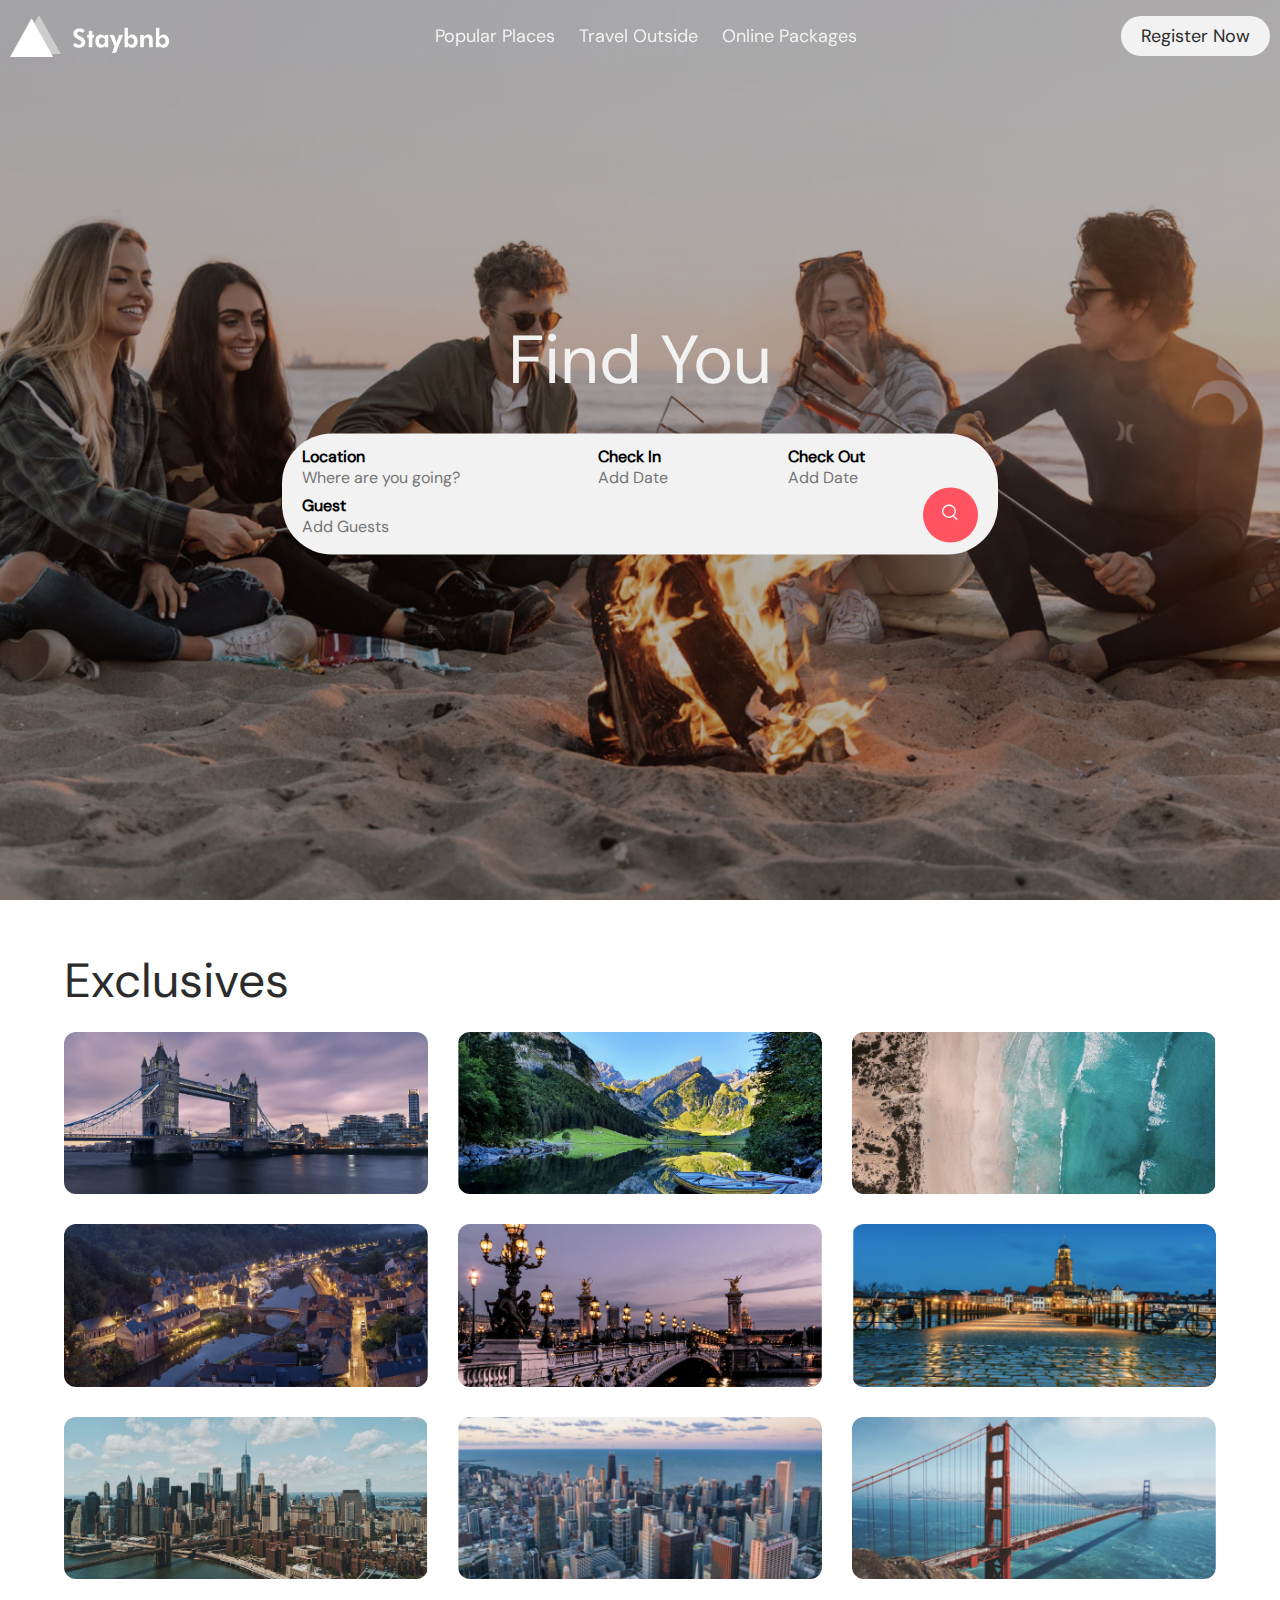
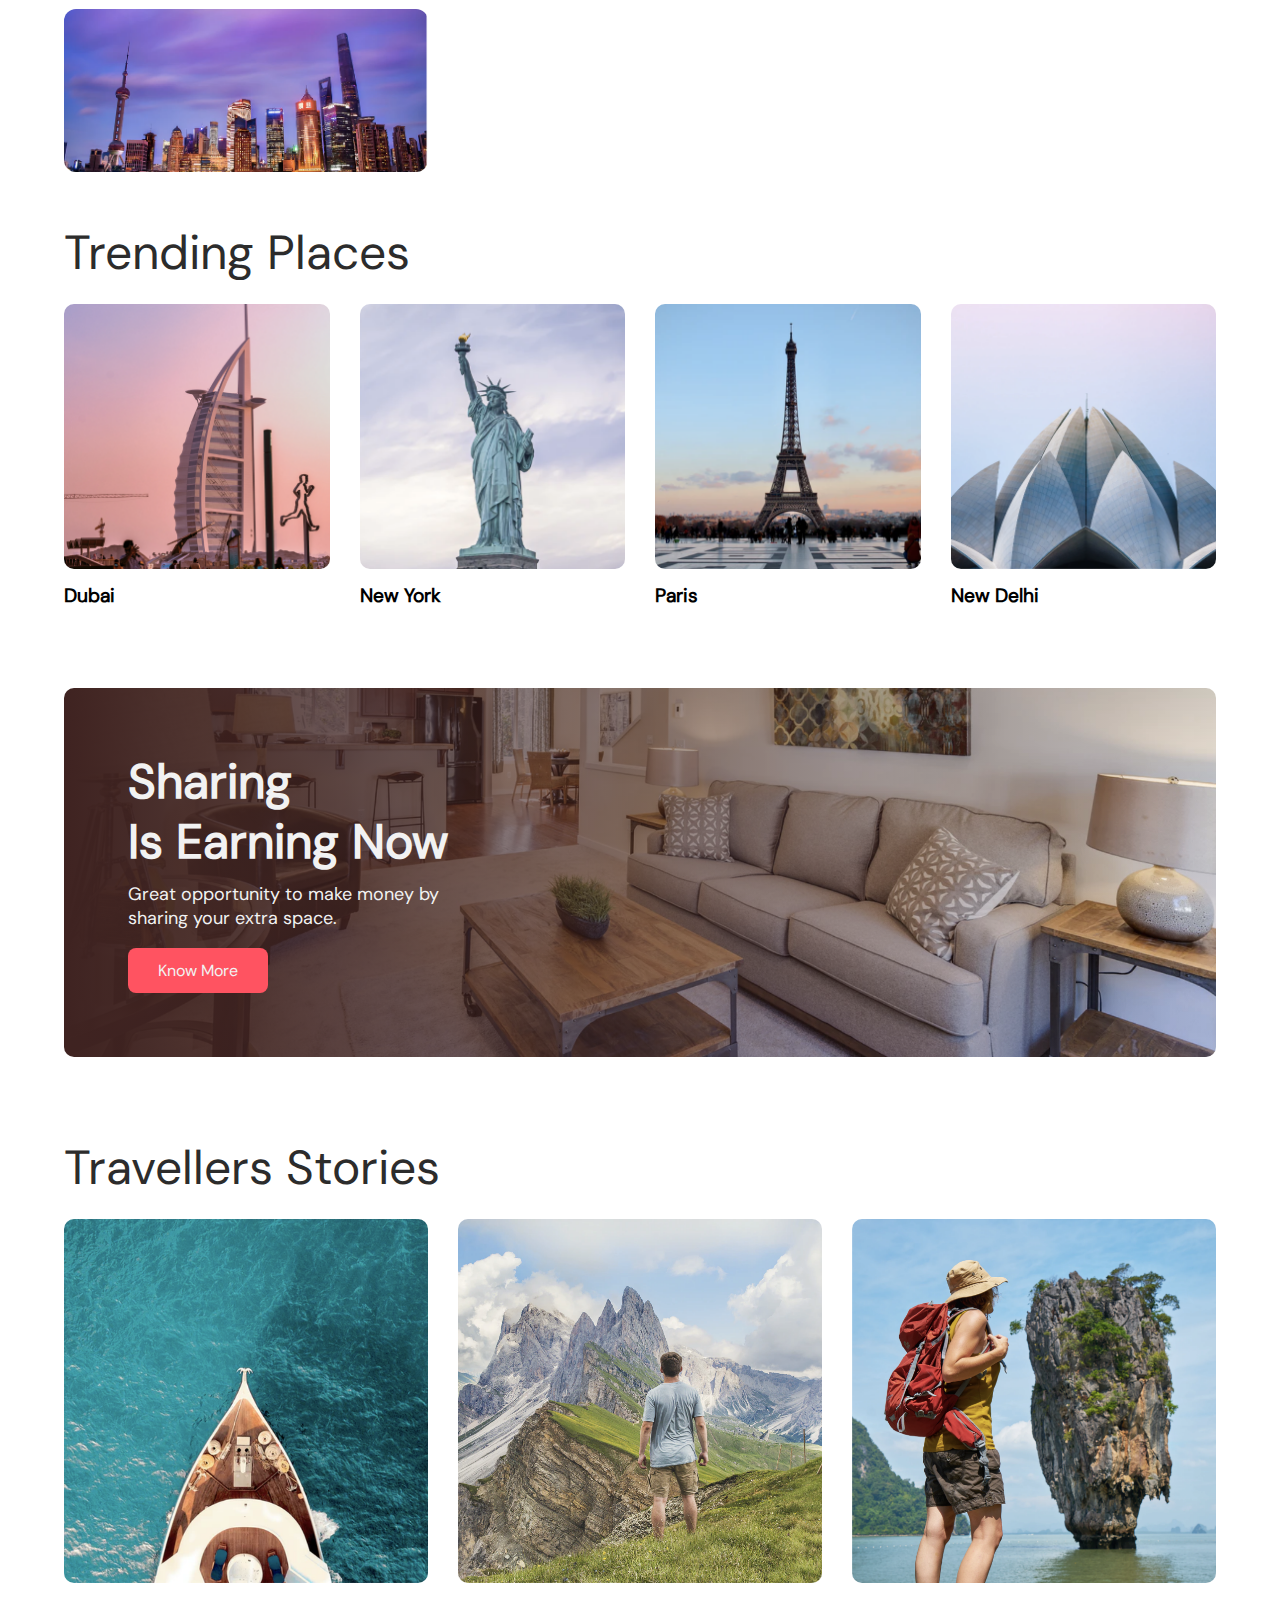
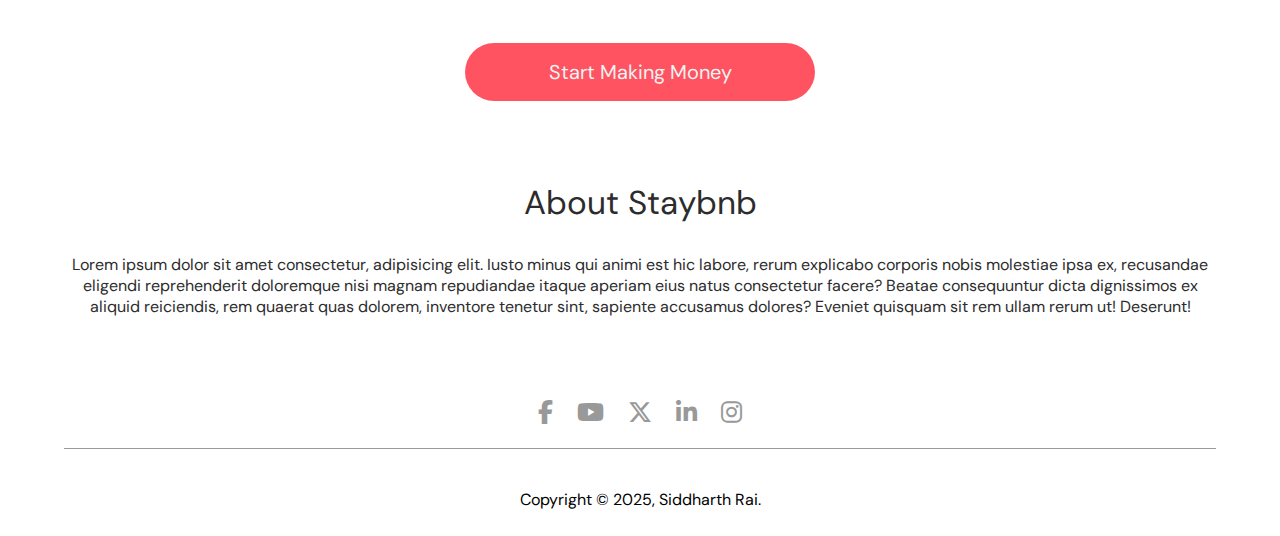
<file: index.html>
<!DOCTYPE html>
<html lang="en">
<head>
    <meta charset="UTF-8">
    <meta name="viewport" content="width=device-width, initial-scale=1.0">
    <title>Travel Website Design</title>
    <link rel="stylesheet" href="css/style.css">
    <link rel="stylesheet" href="https://cdn.jsdelivr.net/npm/@fortawesome/fontawesome-free@6.6.0/css/all.min.css">
</head>
<body>
    <section class="header-container">
        <div class="navbar">
            <a href="index.html"><img src="assets/images/logo.png" alt="redLogoImage"></a>
            <div class="navbar-links-container">
                <ul class="nav-links">
                    <i class="fa-solid fa-xmark" onclick="hideMenu()"></i>
                    <li><a href="index.html" class="active">Popular Places</a></li>
                    <li><a href="house.html">Travel Outside</a></li>
                    <li><a href="listing.html">Online Packages</a></li>
                    <li><a href="#">Register Now</a></li>
                </ul>
            </div>
            <i class="fa-solid fa-bars" onclick="showMenu()"></i>
        </div>

        <div class="hero-container">
            <h1 id="typing-text">Find Your Next Stay.</h1>
            <div class="search-bar">
                <form action="" method="post">
                    <div class="location-input field">
                        <label for="">Location</label>
                        <input type="text" placeholder="Where are you going?">
                    </div>
                    <div class="field">
                        <label for="">Check In</label>
                        <input type="text" placeholder="Add Date">
                    </div>
                    <div class="field">
                        <label for="">Check Out</label>
                        <input type="text" placeholder="Add Date">
                    </div>
                    <div class="field">
                        <label for="">Guest</label>
                        <input type="text" placeholder="Add Guests">
                    </div>
                    <button type="submit">
                        <img src="assets/images/search.png" alt="searchIcon">
                    </button>
                </form>
            </div>
        </div>
    </section>

    <section class="exclusives-container">
        <h2 class="sub-title">Exclusives</h2>
        <div class="exclusives">
            <div>
                <img src="assets/images/image-1.png" alt="">
                <span>
                    <h3>London</h3>
                    <p>Starts @ $250</p>
                </span>
            </div>
            <div>
                <img src="assets/images/image-2.png" alt="">
                <span>
                    <h3>Switzerland</h3>
                    <p>Starts @ $250</p>
                </span>
            </div>
            <div>
                <img src="assets/images/image-3.png" alt="">
                <span>
                    <h3>Australia</h3>
                    <p>Starts @ $250</p>
                </span>
            </div>
            <div>
                <img src="assets/images/image-4.png" alt="">
                <span>
                    <h3>France</h3>
                    <p>Starts @ $250</p>
                </span>
            </div>
            <div>
                <img src="assets/images/image-5.png" alt="">
                <span>
                    <h3>Amsterdam</h3>
                    <p>Starts @ $250</p>
                </span>
            </div>
            <div>
                <img src="assets/images/image-6.png" alt="">
                <span>
                    <h3>Netherlands</h3>
                    <p>Starts @ $250</p>
                </span>
            </div>
            <div>
                <img src="assets/images/image-7.png" alt="">
                <span>
                    <h3>NewYork</h3>
                    <p>Starts @ $250</p>
                </span>
            </div>
            <div>
                <img src="assets/images/image-8.png" alt="">
                <span>
                    <h3>Chicago</h3>
                    <p>Starts @ $250</p>
                </span>
            </div>
            <div>
                <img src="assets/images/image-9.png" alt="">
                <span>
                    <h3>San Francisco</h3>
                    <p>Starts @ $250</p>
                </span>
            </div>
            <div>
                <img src="assets/images/image-10.png" alt="">
                <span>
                    <h3>Shanghai</h3>
                    <p>Starts @ $250</p>
                </span>
            </div>
        </div>

        <h2 class="sub-title">Trending Places</h2>
        <div class="trending">
            <div>
                <img src="assets/images/dubai.png" alt="">
                <h3>Dubai</h3>
            </div>
            <div>
                <img src="assets/images/new-york.png" alt="">
                <h3>New York</h3>
            </div>
            <div>
                <img src="assets/images/paris.png" alt="">
                <h3>Paris</h3>
            </div>
            <div>
                <img src="assets/images/new-delhi.png" alt="">
                <h3>New Delhi</h3>
            </div>
        </div>
    </section>

    <section class="cta-container">
        <div class="cta">
            <h1>Sharing <br>Is Earning Now</h1>
            <p>Great opportunity to make money by <br>sharing your extra space.</p>
            <a href="#" class="cta-btn">Know More</a>
        </div>
    </section>

    <section class="stories-container">
        <h2 class="sub-title">Travellers Stories</h2>
        <div class="stories">
            <div>
                <img src="assets/images/story-1.png" alt="">
                <span>
                    <p>Popular European countries with a budget of just $10,000</p>
                </span>
            </div>
            <div>
                <img src="assets/images/story-2.png" alt="">
                <span>
                    <p>Travelled more than 100 countires in less than a year</p>
                </span>
            </div>
            <div>
                <img src="assets/images/story-3.png" alt="">
                <span>
                    <p>Best experience you get while travelling to Thailand</p>
                </span>
            </div>
        </div>
        <a href="#" class="start-btn">Start Making Money</a>

        <div class="about-msg">
            <h3>About Staybnb</h3>
            <p>Lorem ipsum dolor sit amet consectetur, adipisicing elit. Iusto minus qui animi est hic labore, rerum explicabo corporis nobis molestiae ipsa ex, recusandae eligendi reprehenderit doloremque nisi magnam repudiandae itaque aperiam eius natus consectetur facere? Beatae consequuntur dicta dignissimos ex aliquid reiciendis, rem quaerat quas dolorem, inventore tenetur sint, sapiente accusamus dolores? Eveniet quisquam sit rem ullam rerum ut! Deserunt!</p>
        </div>
    </section>

    <section class="footer-container">
        <div class="footer">
            <a href="https://facebook.com/" class="facebook"><i class="fa-brands fa-facebook-f"></i></a>
            <a href="https://youtube.com/" class="youtube"><i class="fa-brands fa-youtube"></i></a>
            <a href="https://twitter.com/" class="twitter"><i class="fa-brands fa-x-twitter"></i></a>
            <a href="https://linkedin.com/" class="linkedin"><i class="fa-brands fa-linkedin-in"></i></a>
            <a href="https://instagram.com/" class="instagram"><i class="fa-brands fa-instagram"></i></a>
            <hr id="line">
            <p>Copyright &copy; 2025, Siddharth Rai.</p>
        </div>
    </section>

    <script src="js/menu_bar.js"></script>
    <script src="js/typing_text.js"></script>
</body>

</html>
</file>
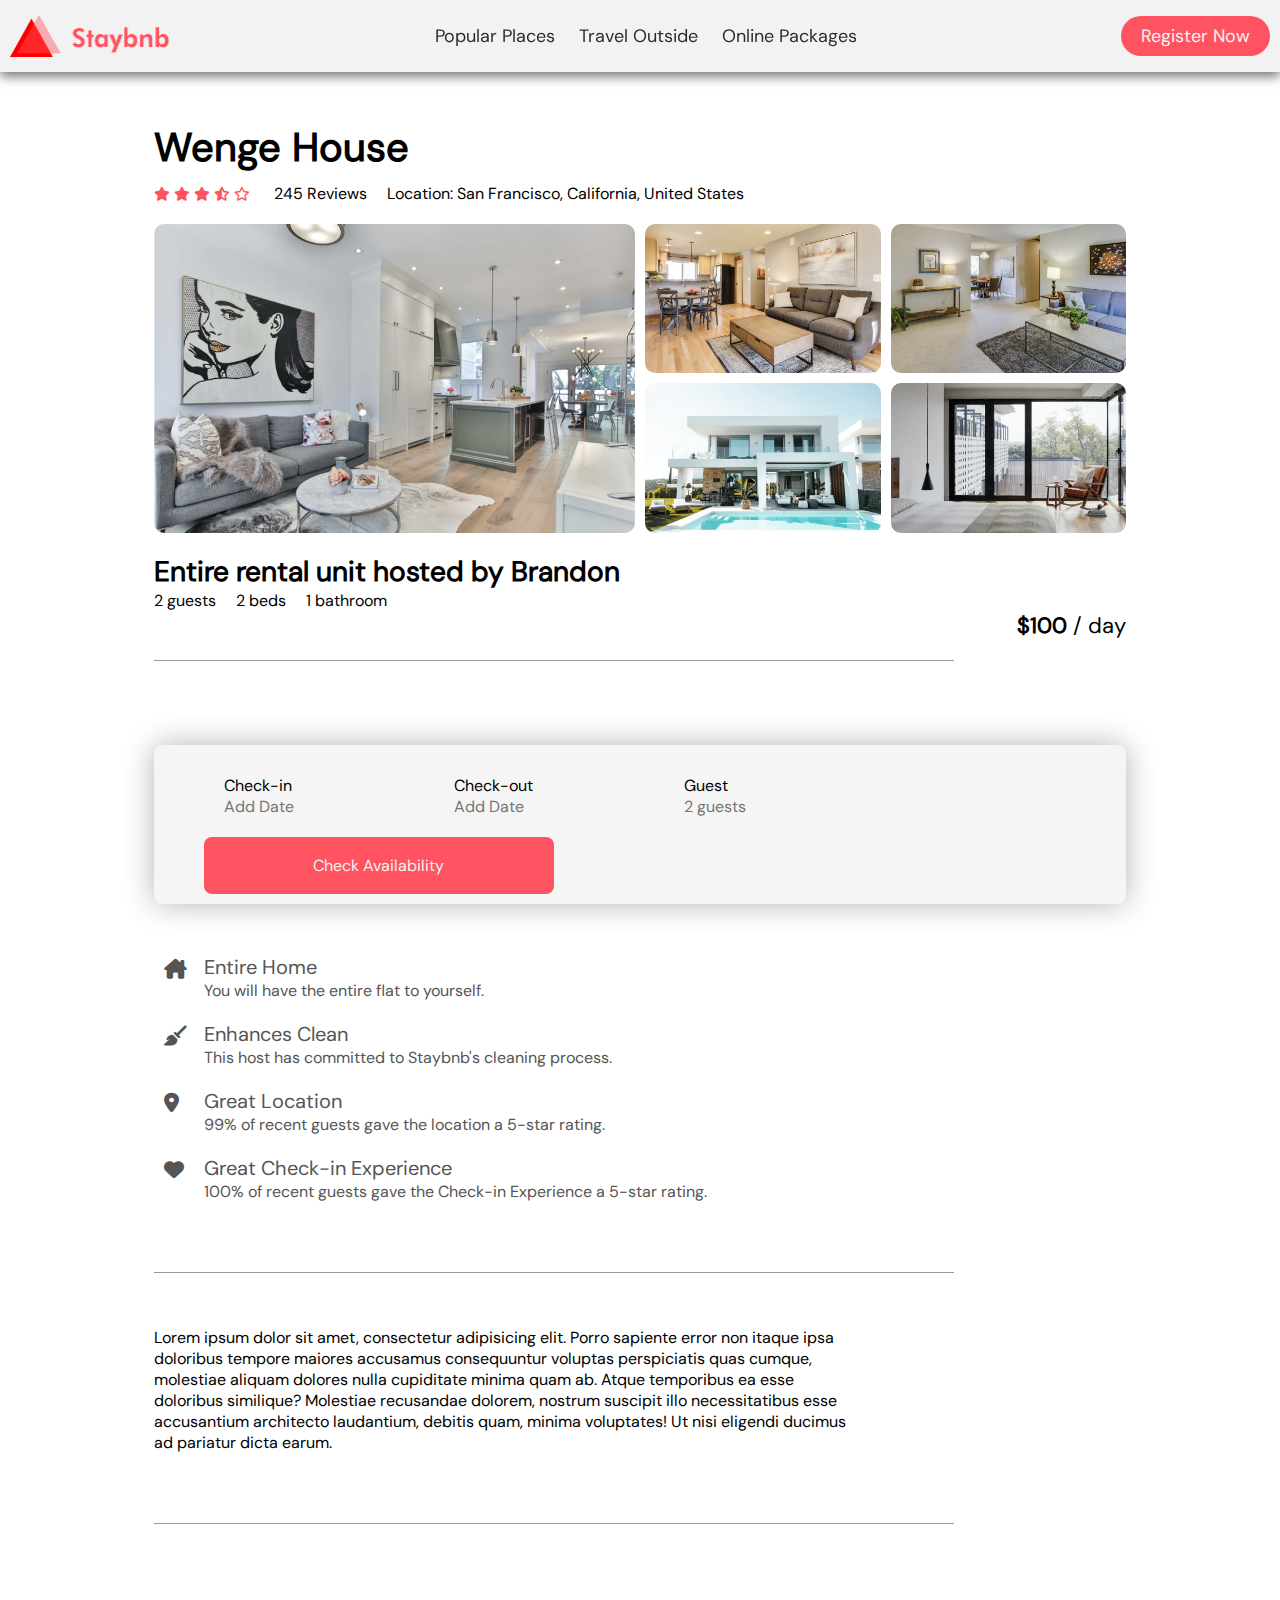
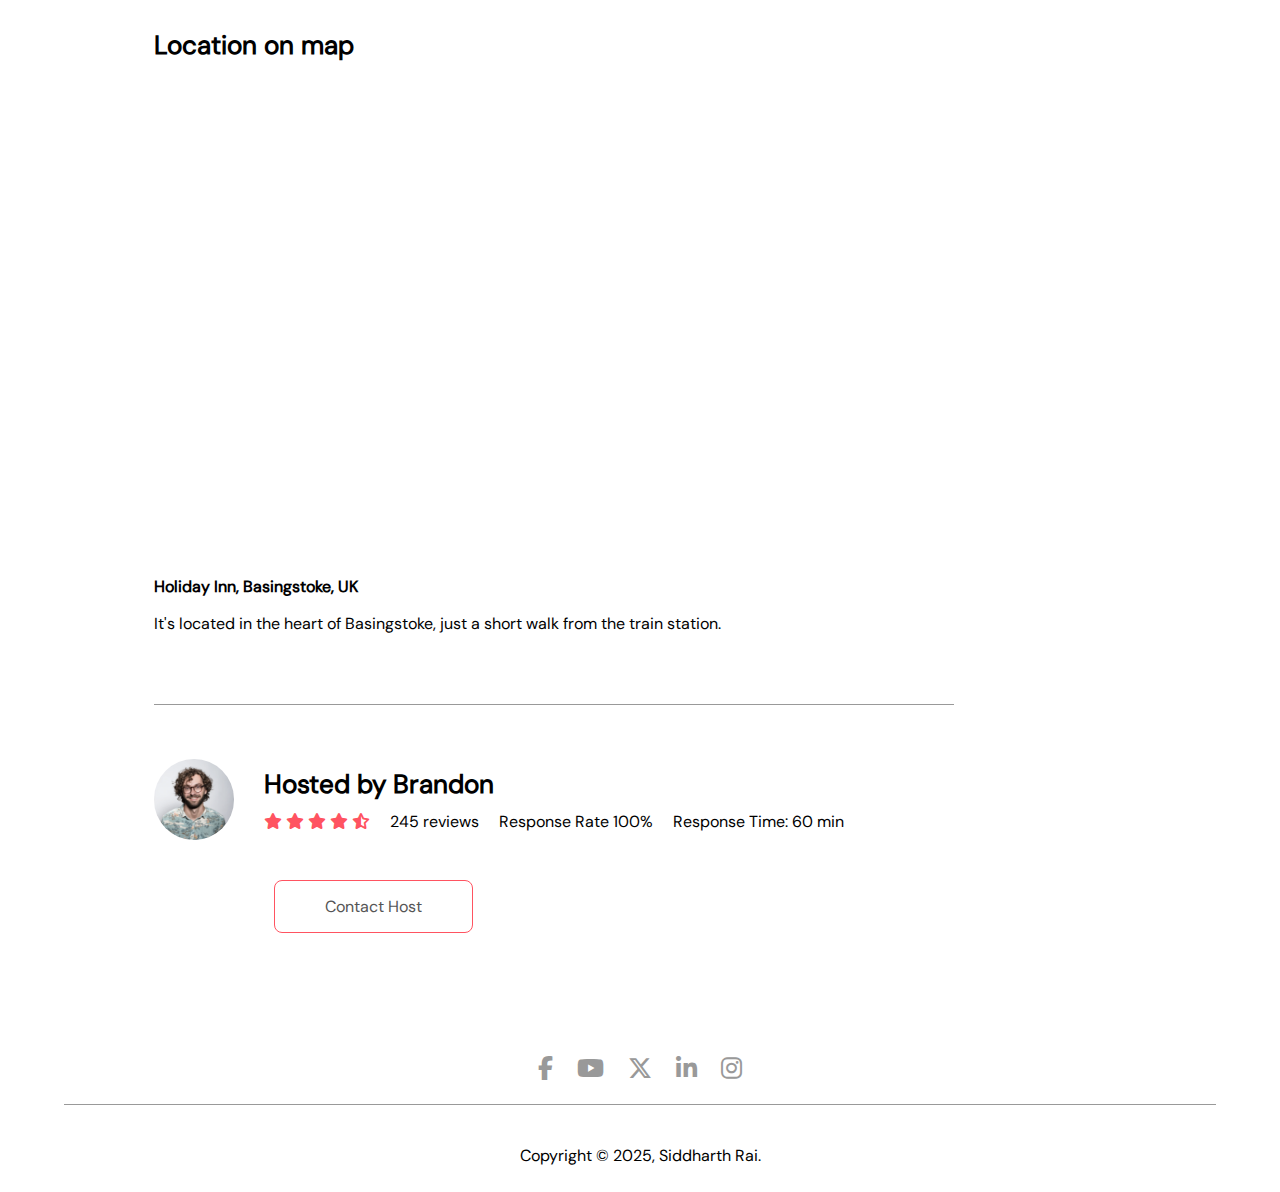
<file: house.html>
<!DOCTYPE html>
<html lang="en">
<head>
    <meta charset="UTF-8">
    <meta name="viewport" content="width=device-width, initial-scale=1.0">
    <title>Travel Website Design</title>
    <link rel="stylesheet" href="css/style.css">
    <link rel="stylesheet" href="https://cdn.jsdelivr.net/npm/@fortawesome/fontawesome-free@6.6.0/css/all.min.css">
</head>
<body>
    <section class="header-housing-container">
        <div class="navbar navbar-white">
            <a href="index.html"><img src="assets/images/logo-red.png" alt="redLogoImage"></a>
            <div class="navbar-links-container">
                <ul class="nav-links">
                    <i class="fa-solid fa-xmark" onclick="hideMenu()"></i>
                    <li><a href="index.html" class="active">Popular Places</a></li>
                    <li><a href="house.html">Travel Outside</a></li>
                    <li><a href="listing.html">Online Packages</a></li>
                    <li><a href="#">Register Now</a></li>
                </ul>
            </div>
            <i class="fa-solid fa-bars" onclick="showMenu()"></i>
        </div>
    </section>

    <section class="house-details-container">
        <div class="house-details">
            <div class="house-title">
                <h2>Wenge House</h2>
                <div class="row">
                    <div>
                        <i class="fa-solid fa-star"></i>
                        <i class="fa-solid fa-star"></i>
                        <i class="fa-solid fa-star"></i>
                        <i class="fa-solid fa-star-half-stroke"></i>
                        <i class="fa-regular fa-star"></i>
                        <span>245 Reviews</span>
                    </div>
                    <div>
                        <p>Location: San Francisco, California, United States</p>
                    </div>
                </div>
            </div>
            <div class="gallery">
                <div class="gallery-img-1">
                    <img src="assets/images/house-1.png" alt="">
                </div>
                <div>
                    <img src="assets/images/house-2.png" alt="">
                </div>
                <div>
                    <img src="assets/images/house-3.png" alt="">
                </div>
                <div>
                    <img src="assets/images/house-4.png" alt="">
                </div>
                <div>
                    <img src="assets/images/house-5.png" alt="">
                </div>
            </div>
            <div class="small-details">
                <h2>Entire rental unit hosted by Brandon</h2>
                <p>2 guests &nbsp; &nbsp; 2 beds &nbsp; &nbsp; 1 bathroom</p>
                <h4>$100 <span>/ day</span></h4>
            </div>

            <hr id="line-house">

            <form action="" method="post" class="check-form">
                <div>
                    <label for="">Check-in</label>
                    <input type="text" placeholder="Add Date">
                </div>
                <div>
                    <label for="">Check-out</label>
                    <input type="text" placeholder="Add Date">
                </div>
                <div class="guest-field">
                    <label for="">Guest</label>
                    <input type="text" placeholder="2 guests">
                </div>
                <button type="submit">Check Availability</button>
            </form>

            <ul class="details-list">
                <li><i class="fa-solid fa-house-chimney"></i>Entire Home
                    <span>You will have the entire flat to yourself.</span>
                </li>
                <li><i class="fa-solid fa-broom"></i>Enhances Clean
                    <span>This host has committed to Staybnb's cleaning process.</span>
                </li>
                <li><i class="fa-solid fa-location-dot"></i>Great Location
                    <span>99% of recent guests gave the location a 5-star rating.</span>
                </li>
                <li><i class="fa-solid fa-heart"></i>Great Check-in Experience
                    <span>100% of recent guests gave the Check-in Experience a 5-star rating.</span>
                </li>
            </ul>

            <hr id="line-house">
            <p class="home-desc">Lorem ipsum dolor sit amet, consectetur adipisicing elit. Porro sapiente error non itaque ipsa doloribus tempore maiores accusamus consequuntur voluptas perspiciatis quas cumque, molestiae aliquam dolores nulla cupiditate minima quam ab. Atque temporibus ea esse doloribus similique? Molestiae recusandae dolorem, nostrum suscipit illo necessitatibus esse accusantium architecto laudantium, debitis quam, minima voluptates! Ut nisi eligendi ducimus ad pariatur dicta earum.</p>
            <hr id="line-house">

            <div class="map">
                <h3>Location on map</h3>
                <iframe src="https://www.google.com/maps/embed?pb=!1m18!1m12!1m3!1d24726.040803317723!2d-1.0990084340215238!3d51.26321525938279!2m3!1f0!2f0!3f0!3m2!1i1024!2i768!4f13.1!3m3!1m2!1s0x4874222ca9aecb3f%3A0xa4ee8063f7d61210!2sHoliday%20Inn%20Basingstoke%20by%20IHG!5e1!3m2!1sen!2suk!4v1752784904612!5m2!1sen!2suk" width="600" height="450" style="border:0;" allowfullscreen="" loading="lazy" referrerpolicy="no-referrer-when-downgrade"></iframe>
                <b>Holiday Inn, Basingstoke, UK</b>
                <p>It's located in the heart of Basingstoke, just a short walk from the train station.</p>
            </div>

            <hr id="line-house">

            <div class="host">
                <img src="assets/images/host.png" alt="">
                <div>
                    <h2>Hosted by Brandon</h2>
                    <p>
                        <span>
                            <i class="fa-solid fa-star"></i>
                            <i class="fa-solid fa-star"></i>
                            <i class="fa-solid fa-star"></i>
                            <i class="fa-solid fa-star"></i>
                            <i class="fa-solid fa-star-half-stroke"></i>
                        </span> &nbsp; &nbsp; 245 reviews &nbsp; &nbsp; Response Rate 100% &nbsp; &nbsp; Response Time: 60 min
                    </p>
                </div>
            </div>

            <a href="#" class="contact-host">Contact Host</a>
        </div>
    </section>

    <section class="footer-container">
        <div class="footer">
            <a href="https://facebook.com/" class="facebook"><i class="fa-brands fa-facebook-f"></i></a>
            <a href="https://youtube.com/" class="youtube"><i class="fa-brands fa-youtube"></i></a>
            <a href="https://twitter.com/" class="twitter"><i class="fa-brands fa-x-twitter"></i></a>
            <a href="https://linkedin.com/" class="linkedin"><i class="fa-brands fa-linkedin-in"></i></a>
            <a href="https://instagram.com/" class="instagram"><i class="fa-brands fa-instagram"></i></a>
            <hr id="line">
            <p>Copyright &copy; 2025, Siddharth Rai.</p>
        </div>
    </section>

    <script src="js/menu_bar.js"></script>
    <script src="js/typing_text.js"></script>
</body>

</html>
</file>
<file: css/style.css>
@import url(./reset.css);

@font-face {
    font-family: Sans-Regular;
    src: url(../assets/font/DM_Sans/static/DMSans-Regular.ttf);
}

@font-face {
    font-family: Sans-Bold;
    src: url(../assets/font/DM_Sans/static/DMSans-Bold.ttf);
}

@font-face {
    font-family: Sans-Italic;
    src: url(../assets/font/DM_Sans/static/DMSans-Italic.ttf);
}

:root {
    --p: 16px;
    --h1: 2.986rem;
    --h2: 2.488rem;
    --h3: 2.074rem;
    --h4: 1.728rem;
    --h5: 1.44rem;
    --h6: 1.2rem;
    --a: 20px;
    --whiteShade: #f2f2f2;
    --blackShade: #2c2c2c;
    --grayShade: #F5F5F5;
    --RedColor: #ff5361;
}

html {
    scroll-behavior: smooth;
}

button, a, li{
    cursor: pointer;
}

p, a ,label,input,span, button,li,b {
    font-family: Sans-Regular;
}

h1,h2,h3,h4,h5,h6{
    font-family: Sans-Regular;
}

h1 {
    font-size: var(--h1);
}

h2 {
    font-size: var(--h2);
}

h3 {
    font-size: var(--h3);
}

p{
    font-size: var(--p);
}

/*-----header section-----*/

.header-container {
    background-image: linear-gradient(rgba(0,0,0,0.3)), url(../assets/images/banner.png);
    background-size: cover;
    background-position: center;
    background-repeat: no-repeat;
    height: 100vh;
    width: 100%;
    position: relative;
}

.navbar {
    width: 100%;
    height: 8vh;
    /* background-color: var(--blackShade); */
    /* background-image: linear-gradient(rgba(0,0,0,0.5)); */
    display: flex;
    align-items: center;
    justify-content: center;
    position: sticky;
    top: 0;
    z-index: 1;
}

.navbar img {
    display: block;
    width: 160px;
    /* height: 56%; */
    margin: auto;
    margin-left: 10px;
}

.navbar-links-container {
    flex-grow: 1;   /*if we are giving width here make sure to give the width on the image or image container as well*/
    height: 100%;
    /* background-color: bisque; */
    display: flex;
    align-items: center;
}

.nav-links {
    width: 100%;
    height: 100%;
    display: flex;
    align-items: center;
    /* background-color: brown; */
}

.nav-links li:hover a {
    transition: 0.4s all ease-in;
    /* text-shadow: 4px 4px 8px rgba(0, 0, 0, 0.6); */
    /* text-shadow: 1px 1px 2px #000, 0 0 1px #fff; */
}

.nav-links li>*{    /*this means all the elements inside the li tags*/
    padding: 0 12px;
    color: var(--whiteShade);
}

.nav-links li:nth-of-type(1){
    margin-left: auto;
}

.nav-links li:nth-of-type(4){
    margin-left: auto;
    margin-right: 10px;
    margin-top: auto;
    margin-bottom: auto;
    height: auto;
    width: auto;
    border-radius: 40px;
    overflow: hidden;
    /* background-color: aquamarine; */
}

.nav-links li:nth-of-type(4) a{
    display: inline-block;
    /* border-radius: 40px; */
    background-color: var(--whiteShade);
    color: var(--blackShade);
    padding: 8px 20px;
    transition: 0.5s all ease-in-out;
}

.nav-links li:nth-of-type(4):hover a{   /*i am saying here if the cursor is hovered over 4th list element i want the a tag inside that list element to have these properties changed*/ 
    background-color: var(--RedColor);
    color: var(--whiteShade);
}

.nav-links li:nth-of-type(4):hover {
    box-shadow: 0 0 20px 0 rgba(0, 0, 0, 0.5);
}


.nav-links li a {
    font-size: 18px;
    /* font-family: Sans-Bold; */
}

.nav-links li {
    position: relative;
}

.nav-links li::after{
    content: '';
    display: block;
    height: 2px;
    width: 0;
    /* margin: 0 auto; */
    position: absolute;
    left: 50%;
    transform: translateX(-50%);
    bottom: -12px;
    /* margin-top: 8px; */
    /* border: 1px solid var(--whiteShade); */
    border-radius: 2px;
    background-color: var(--whiteShade);
    transition: 0.4s all ease-in-out;
}

.nav-links li:hover::after{     
    width: 25px;
}

.nav-links li:nth-of-type(4):after{
    display: none;
}

.hero-container {
    width: 80%;
    height: auto;
    /* background-color: aqua; */
    position: absolute;
    top: 50%; 
    left: 50%;
    transform: translate(-50%, -50%);
}

.hero-container h1{
    font-size: 68px;
    color: var(--whiteShade);
    text-align: center;
}

.hero-container .search-bar {
    background-color: var(--whiteShade);
    width: 70%;
    margin: 30px auto;
    padding: 12px 20px;
    border-radius: 50px;
}

.search-bar form {
    display: flex;
    align-items: center;
    flex-wrap: wrap;
    /* justify-content: space-between; */
}

.search-bar form div{
    /* background-color: aquamarine; */
}

.search-bar form div:nth-child(1){
    flex-grow: 1;
    flex-basis: 40%;
}
.search-bar form div:nth-child(2){
    flex-grow: 1;
    flex-basis: 10%;
}
.search-bar form div:nth-child(3){
    flex-grow: 1;
    flex-basis: 10%;
}
.search-bar form div:nth-child(4){
    flex-grow: 1;
    flex-basis: 10%;
}

.search-bar form input{
    display: block;
}

.search-bar form button{
    display: block;
    background: var(--RedColor);
    width: 55px;
    height: 55px;
    border-radius: 50%;
    /* border: 0;
    outline: none; */
    cursor: pointer;
    margin: auto;
    transition: all 0.3s ease-in-out;
}

.search-bar form button:hover {
    box-shadow: 0 0 20px 0 rgba(0, 0, 0, 0.5);
}

.search-bar form button img{
    display: inline-block;
    width: 16px;
    /* background-color: beige; */
    margin: 0 19px;
}

.location-input {
    /* flex: 1; */     
    /* background-color: blueviolet; */
}

.search-bar form label{
    font-weight: 600;
}

.navbar .fa-solid {
    display: none;
}

/*------Exclusives container section-----------*/

.exclusives-container {
    width: 90%;
    margin: auto;
    height: auto;
    /* background-color: burlywood; */
}

.sub-title{
    font-size: var(--h1);
    color: var(--blackShade);
    margin: 50px 0  20px;
}

.exclusives {
    display: grid;
    grid-template-columns: repeat(auto-fit, minmax(300px, 1fr)); /*repeat says how many times we want to repeat the column and the second one says of what size do you want the columns to be*/
    gap: 30px;
}

.exclusives div {
    position: relative;
    border-radius: 12px;
    overflow: hidden;
    cursor: pointer;
}

.exclusives div span {
    display: block;
    width: 100%;
    height: 100%;
    position: absolute;
    top: 0;
    left: 0;
    text-align: center;
    color: var(--whiteShade);
    background-color: transparent;
    transition: 0.5s all ease-in-out;
}

.exclusives div:hover {
    box-shadow: 0 0 20px 0 rgba(0, 0, 0, 0.5);
}

.exclusives div:hover span{
    background-color: rgba(0, 0, 0, 0.6);
}

.exclusives div img {
    display: block;
    height: 100%;
    width: 100%;
}

.exclusives div span h3, .exclusives div span p{
    position: absolute;
    width: 100%;
    color: #fff;
    bottom: 0;
    opacity: 0;
    transition: 0.5s all ease-in-out;
}

.exclusives div span h3{
    font-weight: 600;
    font-size: var(--h6);
}

.exclusives div:hover h3{
    opacity: 1;
    bottom: 52%;
}

.exclusives div:hover p{
    opacity: 1;
    bottom: 40%;
}

/*-------trending places--------*/

.trending {
    display: grid;
    grid-template-columns: repeat(auto-fit,minmax(200px,1fr));
    gap: 30px;
    /* margin-bottom: 30px; */
}

.trending div {
    cursor: pointer;
}

.trending div img {
    width: 100%;
    border-radius: 10px;
    transition: all 0.5s ease-in-out;
}

.trending div h3{
    font-weight: 600;
    margin-top: 10px;
    font-size: var(--h6);
}

.trending div:hover img{
    box-shadow: 0 0 20px 0 rgba(0, 0, 0, 0.5);
}


/*--------------cta container-------------*/

.cta-container {
    width: 90%;
    background-image: linear-gradient(to right, #3f2321, transparent), url(../assets/images/banner-2.png);
    background-size: cover;
    background-position: center;
    background-repeat: no-repeat;
    margin: 80px auto;
    /* height: 28vh; */
    border-radius: 10px;
    color: var(--whiteShade);
    padding: 5%;
}

.cta-container .cta {
    /* width: 80%; */
    margin: auto;
    /* background: lightblue; */
}

.cta h1 {
    /* font-size: 4vw; */
    line-height: 60px;
    font-weight: bold;
}

.cta p {
    font-size: 18px;
    margin: 10px 0;
}

.cta-btn {
    background: var(--RedColor);
    text-decoration: none;
    padding: 12px 30px;
    border-radius: 8px;
    margin-top: 8px;
    display: inline-block;
    transition: all 0.5s ease-in-out;
}

.cta-btn:hover {
    background: var(--grayShade);
    color: var(--blackShade);
    box-shadow: 0 0 20px 0 rgba(0, 0, 0, 0.5);
}


/*---------stories section----------*/

.stories-container {
    width: 90%;
    height: auto;
    /* background: lightsalmon; */
    margin: auto;
}

.stories {
    display: grid;
    grid-template-columns: repeat(auto-fit, minmax(300px, 1fr));
    gap: 30px;
    margin-bottom: 30px;
}

.stories div img {
    width: 100%;
    display: block;
    border-radius: 10px;
}

.stories div {
    position: relative;
    text-align: center;
    transition: all 0.4s ease-in-out;
    cursor:pointer;
}

.stories div span {
    display: block;
    height: 100%;
    width: 100%;
    background-color: rgba(0, 0, 0, 0.6);
    position: absolute;
    top: 50%;
    left: 50%;
    transform: translate(-50%,-50%);
    border-radius: 10px;
    opacity: 0;
    transition: all 0.5s ease-in-out;
}

.stories div:hover span {
    opacity: 1;
    box-shadow: 0 0 20px 0 rgba(0, 0, 0, 0.5);
}

.stories p {
    width: 80%;
    /* background: lightgray; */
    position: absolute;
    bottom: 0;
    left: 50%;
    transform: translate(-50%);
    color: var(--whiteShade);
    font-size: 24px;
    /* opacity: 0; */
    transition: all 0.5s ease-in-out;
}

.stories div:hover p {
    bottom: 49%;
    /* opacity: 1; */
}

.start-btn{
    text-decoration: none;
    background-color: var(--RedColor);
    color: var(--whiteShade);
    width: 80%;
    max-width: 350px;
    display: block;
    text-align: center;
    margin: 60px auto;
    padding: 16px;
    border-radius: 30px;
    font-size: 20px;
    transition: all 0.5s ease-in-out;
}

.start-btn:hover {
    box-shadow: 0 0 20px 0 rgba(0, 0, 0, 0.5);
    color: var(--blackShade);
    background-color: var(--grayShade);
}

.about-msg {
    text-align: center;
    margin: 80px 0;
    color: var(--blackShade);
    font-size: 17px;
}

.about-msg h3 {
    margin-bottom: 30px;
    font-weight: 500;
}


/*--------footer section--------*/
.footer-container {
    margin: 80px 0 10px;
    width: 100%;
    /* background: var(--blackShade); */
}

.footer {
    width: 90%;
    margin: auto;
    text-align: center;
}

#line {
    display: inline-block;
    height: 1px;
    width: 100%;
    background-color: #999;
    border: 0;
    margin: 20px 0;
}

.footer a {
    color: #999;
    font-size: 24px;
    margin: 0 10px;
    transition: all 0.3s ease-in-out;
}

.footer .facebook:hover {
    color: #1877F2;
}
.footer .youtube:hover {
    color: red;
}
.footer .twitter:hover {
    color: black;
}
.footer .linkedin:hover {
    color: #1877F2;
}
.footer .instagram:hover {
    color: #c13584;
}

.footer p {
    padding: 16px;
}



/*------------listing page starts------------*/
    
.navbar-white {
    background: var(--whiteShade);
    box-shadow: 0 5px 10px rgba(0, 0, 0, 0.5);
}

.navbar-white .nav-links li>* {
    color: var(--blackShade);
}

.navbar-white .nav-links li:hover a {
    color: var(--RedColor);
    text-shadow: 4px 4px 8px rgba(0, 0, 0, 0.6);
}

.navbar-white .nav-links li:nth-of-type(4) a {
    background-color: var(--RedColor);
    color: var(--whiteShade);
}

.navbar-white .nav-links li:nth-of-type(4):hover a {
    background-color: var(--grayShade);
    color: var(--blackShade);
}

.navbar-white .nav-links li:nth-of-type(4):hover {
    box-shadow: 0 0 20px 0 rgba(0, 0, 0, 0.5);
}


/*----listing-container---*/
.listing-container {
    /* background-color: lightcoral; */
    width: 90%;
    margin:auto;
} 

.list-container {
    margin-top: 50px;
    display: flex;
    flex-wrap: wrap;
    justify-content: space-between;
}

.left-col {
    /* background-color: lightpink; */
    flex-basis: 70%;
}

.left-col h2 {
    color: #333;
    font-weight: 600;
    margin-bottom: 30px;
}

.house {
    /* background-color: lightgreen; */
    display: flex;
    justify-content: space-between;
    flex-wrap: wrap;
    padding: 30px 0;
    border-top: 1px solid #ccc;
}

.house-img {
    flex-basis: 40%;
    border-radius: 12px;
    overflow: hidden;
}

.house-img img {
    display: block;
    height: 100%;
    width: 100%;
}

.house-info {
    flex-basis: 58%;
    color: #555;
}

.house-info h3 {
    font-weight: 600;
    color: #333;
    font-size: 22px;
    margin: 4px 0;
}

.house-info i {
    color: var(--RedColor);
    font-size: 18px;
    margin: 10px 1px;
}

.house-price {
    text-align: right;
}

.house-price h4{
    font-size: 20px;
    font-weight: 600;
}

.house-price h4 span {
    font-size: 16px;
    font-weight: 500;
}

.right-col {
    /* background-color: lightseagreen; */
    flex-basis: 20%;
}

.sidebar {
    border: 1px solid #999;
    padding: 20px 30px;
    margin-top: 30px;
}

.sidebar h3 {
    font-weight: 600;
    font-size: 22px;
    margin: 20px 0 10px;
}

.filter {
    display: flex;
    align-items: center;
    color: #555;
    margin-bottom: 10px;
}

.filter p {
    flex: 1;
}

.sidebar .filter input {
    appearance: checkbox;   /* helps with the checkbox ticking and making it look like a checkbox without any other styling */
    margin-right: 5px;
    cursor: pointer;
}

.sidebar-link {
    text-align: right;
    margin: 20px 0;
}

.pagination {
    display: flex;
    align-items: center;
    justify-content: center;
    margin: 40px 0;
}

.pagination img {
    width: 15px;
    margin: 10px 20px;
    cursor: pointer;
}

.pagination .right-arrow {
    transform: rotate(180deg);
}

.pagination span {
    margin: 10px 8px;
    width: 40px;
    height: 40px;
    line-height: 40px;
    text-align: center;
    border-radius: 50%;
    cursor: pointer;
}

.pagination .current {
    background: #333;
    color: var(--whiteShade);
}

/*------------listing page ends here------------*/



/*------------house page starts here------------*/
.house-details-container{
    width: 100%;
    margin: auto;
    /* background: lightsalmon; */
}

.house-details {
    padding: 0 12%;
}

.house-title {
    margin-top: 50px;
}

.house-title h2{
    font-weight: 600;
}

.house-title .row {
    display: flex;
    flex-wrap: wrap;
    align-items: center;
    margin: 10px 0;
}

.house-title span {
    margin: 0 20px;
}

.house-title i {
    color: var(--RedColor);
    font-size: 14px;
}

.gallery {
    display: grid;
    grid-template-areas: 'first first . .'
                         'first first . .';
    gap: 10px;  
    margin: 20px 0;
}

.gallery div {
    border-radius: 10px;
    overflow: hidden;
}

.gallery div img{
    width: 100%;
    height: 100%;
    display: block;
}

.gallery-img-1 {
    grid-area: first;
}

.small-details h2 {
    font-size: 28px;
    font-weight: bold;
}

.small-details h4 {
    text-align: right;
    font-size: 22px;
    font-weight: bold;
}

.small-details span {
    font-weight: 500;
}

#line-house{
    display: inline-block;
    height: 1px;
    width: 100%;
    max-width: 800px;
    background-color: #999;
    border: 0;
    margin: 20px 0 50px;
}

.check-form {
    margin: 30px 0;
    background: var(--grayShade);
    box-shadow: 0 0 30px rgba(0,0,0,0.3);
    border-radius: 8px;
    display: flex;
    flex-wrap: wrap;
    align-items: center;
    /* justify-content: space-around; */
    padding: 10px 50px;
}

.check-form label {
    display: block;
    /* background-color: #1877F2; */
}

.check-form input {
    /* border: solid 1px #ccc; */
}

.check-form div {
    padding: 20px;
}

.check-form button {
    background: var(--RedColor);
    color: var(--whiteShade);
    padding: 18px;
    width: 350px;
    border-radius: 8px;
    font-size: 16px;
    text-align: center;
    transition: all 0.5s ease-in-out;
}

.check-form button:hover {
    box-shadow: 0 0 20px 0 rgba(0, 0, 0, 0.5);
    color: var(--blackShade);
    background-color: var(--grayShade);
}

.guest-field {
    flex: 1;
}

.details-list {
    margin: 50px 0;
}

.details-list li {
    margin-left: 50px;
    margin-bottom: 20px;
    font-size: 20px;
    font-weight: 500;
    color: #555;
    position: relative;
}

.details-list li span {
    display: block;
    font-weight: 400;
    font-size: 16px;
}

.details-list li i {
    position: absolute;
    top: 5px;
    left: -40px;
}

.home-desc {
    max-width: 700px;
    margin-bottom: 50px;
}

.map {
    margin: 50px 0;
}

.map iframe {
    width: 100%;
    margin-bottom: 30px;
}

.map h3 {
    font-size: 26px;
    font-weight: bold;
    margin-bottom: 30px;
}

.map b {
    font-weight: bold;
    display: block;
    margin-bottom: 16px;
}


.host {
    display: flex;
    align-items: center;
}

.host img {
    width: 80px;
    border-radius: 50px;
    margin-right: 30px;
}

.host h2 {
    font-size: 26px;
    margin-bottom: 10px;
    font-weight: bold;
}

.host i {
    color: var(--RedColor);
}

.contact-host {
    display: inline-block;
    margin: 40px 0 40px 120px;
    color: #555;
    padding: 15px 50px;
    border: 1px solid var(--RedColor);
    border-radius: 8px;
    transition: all 0.5s ease-in-out;
}

.contact-host:hover {
    box-shadow: 0 0 20px 0 rgba(0, 0, 0, 0.5);
    color: var(--whiteShade);
    background-color: var(--RedColor);
}


/*------------for mobile and tablet viewport------------*/

@media only screen and (max-width: 800px) {

    .sub-title {
        font-size: var(--h3);
    }

    .navbar {
        position: fixed;
        background-color: var(--blackShade);
        box-shadow: 0 5px 10px rgba(0, 0, 0, 0.5);
    }
    
    .navbar .fa-bars {
        margin-right: 16px;
    }

    .nav-links li:hover a {
        transition: 0.4s all ease-in;
        text-shadow: unset;
    }

    .nav-links .fa-xmark {
        display: block;
        width: 100%;
        margin-bottom: 0;
        padding: 20px 0 20px 8px;
    }

    .nav-links li:hover::after {
        width: 0;
    }

    .nav-links li:nth-of-type(4):hover {
        box-shadow: unset;
    }


     .nav-links li:nth-of-type(4):hover a{
        background-color: unset;
        color: var(--whiteShade);
        box-shadow: unset;
     }
    
    .nav-links li:nth-of-type(4) {
        margin: unset;
        padding: unset;
        border-radius: unset;
    }

    .nav-links li:nth-of-type(4) a {
        all: unset;
        background-color: unset;
        font-family: Sans-Regular;
        font-size: 18px;
        color: var(--whiteShade);
        padding-left: 14px;
        transition: 0.3s all ease-in-out;
    }   

    .navbar-links-container .nav-links li {
        margin: 12px 0;
        padding: 20px 8px 20px 0;
        transition: 0.3s all ease-in-out;
    }

    .navbar .fa-solid {
        display: block;
        font-size: 28px;
        color: var(--whiteShade);
        cursor: pointer;
    }

    .nav-links {
        position: absolute;
        top: 0;
        right: -20vh; 
        flex-direction: column;
        height: 100vh;
        width: 20vh;
        background-color: var(--blackShade);
        box-shadow: 0 5px 10px rgba(0, 0, 0, 0.5);
        transition: all 0.5s ease-in-out;
    }

    .navbar-links-container .nav-links li, .fa-xmark {
        /* background-color:blue; */
        display: block;
        width: 100%;
    }

    .nav-links li:hover a{
        color: var(--RedColor);
    }

    .nav-links li:nth-of-type(4):hover a {
        color: var(--RedColor);
    }

    .navbar .fa-solid:hover{
        transition: all 0.3s ease-in-out;
        color: var(--RedColor);
    }

    .hero-container .search-bar {
        width: 80%;
        margin: 30px auto;
        padding: 20px 10px 30px;
        border-radius: 8px;
        position: relative;
        /* background-color: #ff5361; */
    }

    .hero-container .search-bar form {
        display: block;
    }

    .search-bar form input {
        border-bottom: 1px solid #ddd;
        width: 100%;
        margin-bottom: 20px;
        margin-top: 10px;
        padding-bottom: 10px;
    }

    .search-bar form button{ 
        position: absolute;
        bottom: 0;
        left: 50%;
        transform: translate(-50%,50%);
    }

    

    /*-------hero-container--------*/
    .hero-container h1{
        font-size: var(--h2);
    }


    /*--------exclusives container----------*/

    .exclusives {
    grid-template-columns: repeat(auto-fit, minmax(280px, 1fr));
    }

    /*-----cta container---------*/

    .cta {
        padding: 5% 0;
    }
    .cta h1 {
        font-size: var(--h4);
        line-height: 40px;
    }

    .cta p {
        font-size: var(--p);
    }

    .cta-btn {
        padding: 6px 15px;
        border-radius: 4px;
        margin-top: 10px;
        font-size: 16px;
    }

    /*-----stories container---------*/
    .stories {
        grid-template-columns: repeat(auto-fit, minmax(300px, 1fr));
    }

    .stories p {
        font-size: 22px;
    }


    /*-----listing page starts here---------*/
    .navbar-white {
        background-color: var(--whiteShade);
    }

    .navbar-white .fa-solid {
       color: var(--blackShade);
    }

    .navbar-white .nav-links {
        background-color: var(--grayShade);
        box-shadow: 0 5px 10px rgba(0, 0, 0, 0.5);
    }

    .navbar-white .nav-links li:nth-of-type(4):hover {
        box-shadow: unset;
    }

    .navbar-white .nav-links li:hover a{
        color: var(--RedColor);
    }

    .navbar-white .nav-links li:nth-of-type(4):hover a {
        color: var(--whiteShade);
    }

    .navbar-white .nav-links li:nth-of-type(4) a{
        background-color: unset;
        color: var(--blackShade);
    }

    .navbar-white .nav-links li:nth-of-type(4):hover a{
        color: var(--RedColor);
        box-shadow: unset;
    }


    /*----listing-container---*/
    .listing-container {
        margin-top: 13.3vh;
    }

    .left-col, .right-col, .house-img, .house-info {
        flex-basis: 100%;
    }

    .left-col h2 {
        font-size: 22px;
    }

    .house-info h3{
        font-size: 18px;
    }

    .house-info i {
        font-size: 16px;
    }

    .pagination span {
        font-size: 12px;
        width: 30px;
        height: 30px;
        line-height: 30px;
        margin: 10px 2px;
    }

    /*-----listing page ends here---------*/


    /*-----housing page starts here---------*/

    .house-details-container { 
        margin-top: 13.3vh;
    }

    .row p {
        margin-top: 10px;
    }

    .gallery {
        grid-template-areas: 'first first'
                             '. .'
                             '. .';
    }

    .small-details h2 {
        font-size: 20px;
        margin-top: 25px;
    }

    .small-details h4 {
        text-align: left;
        margin: 10px 0;
        font-size: 18px;
    }

    .check-form {
        padding: 10px 30px;
    }

    .check-form div {
        padding: 20px 0;
        width: 100%;
    }

    .check-form input {
        border-bottom: 1px solid #ccc;
        width: 100%;
        padding-bottom: 5px;
    }

    .check-form button {
        font-size: 14px;
        margin-top: 10px;
        margin-bottom: 15px;
        border-radius: 4px;
    }

    .host {
        display: block;
        line-height: 28px;
    }

    .contact-host {
        margin: 40px 0;
    }

    /*-----housing page ends here---------*/


}
</file>
